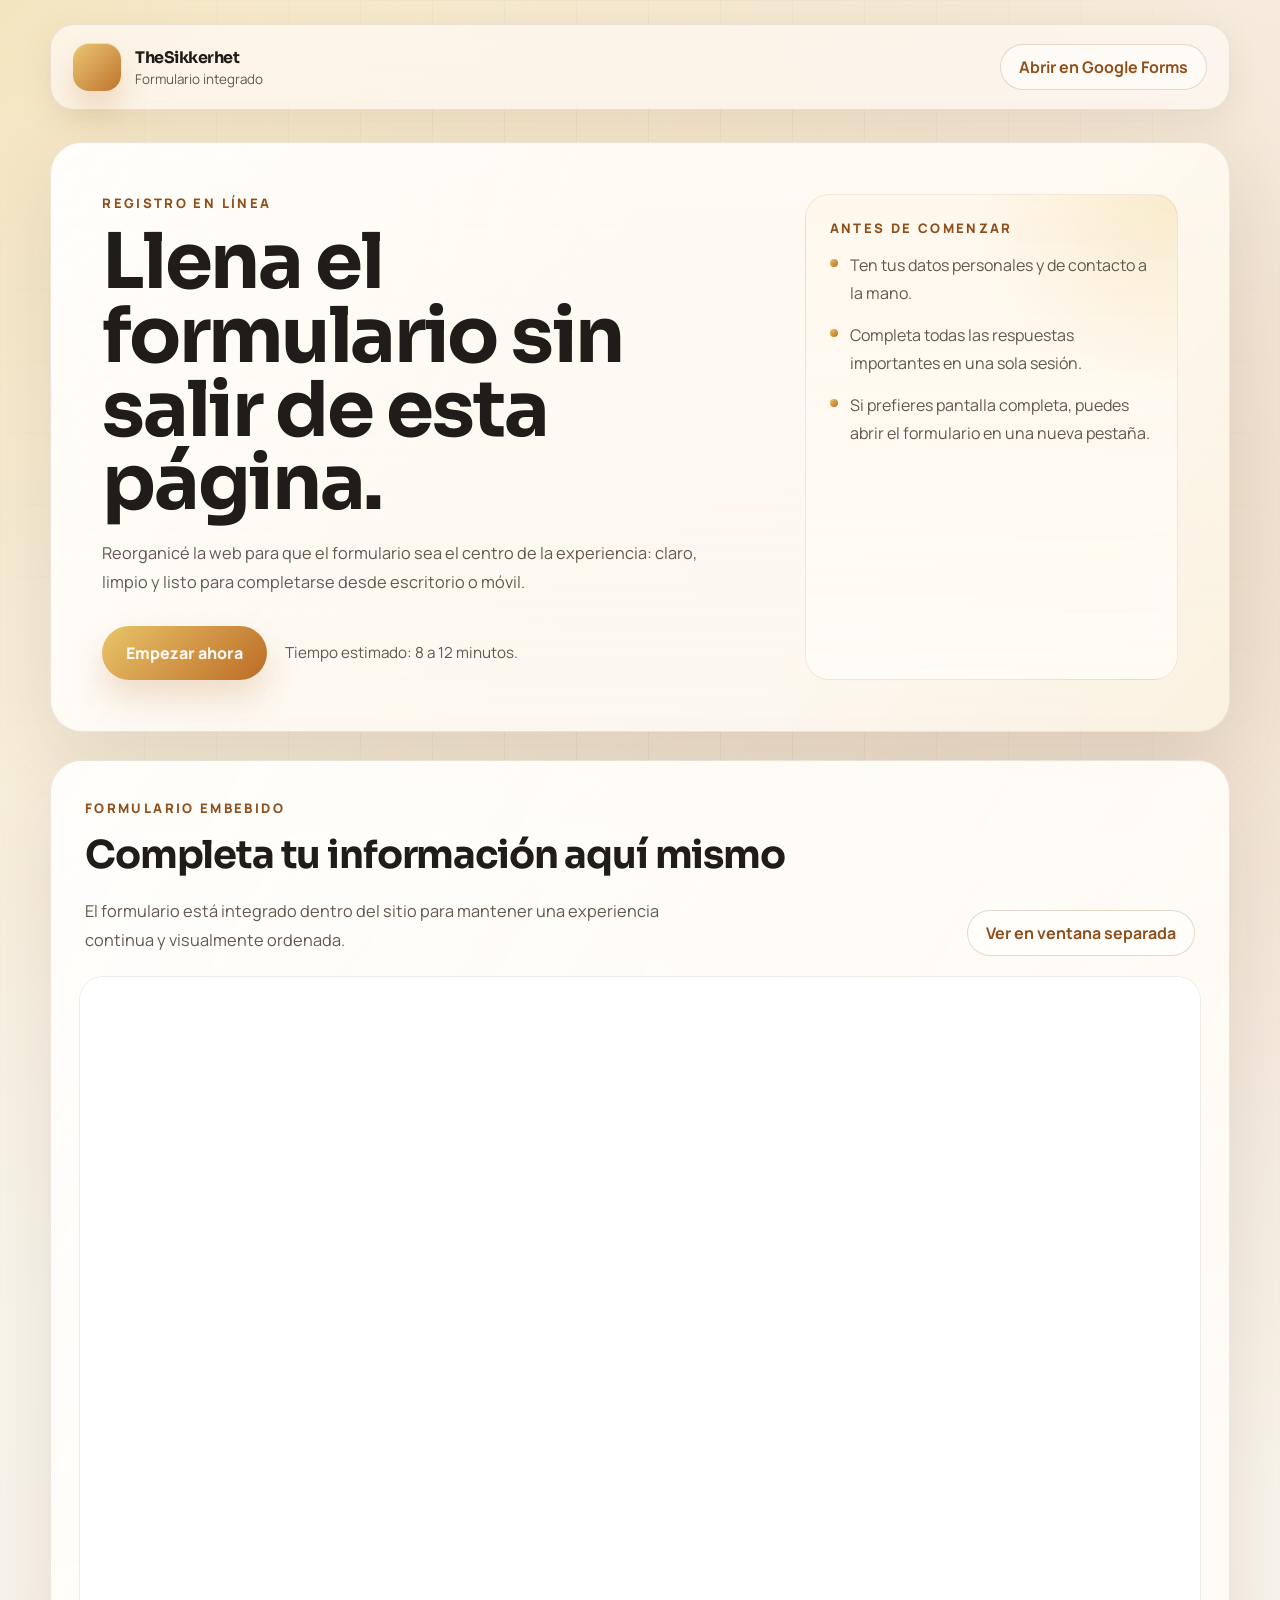
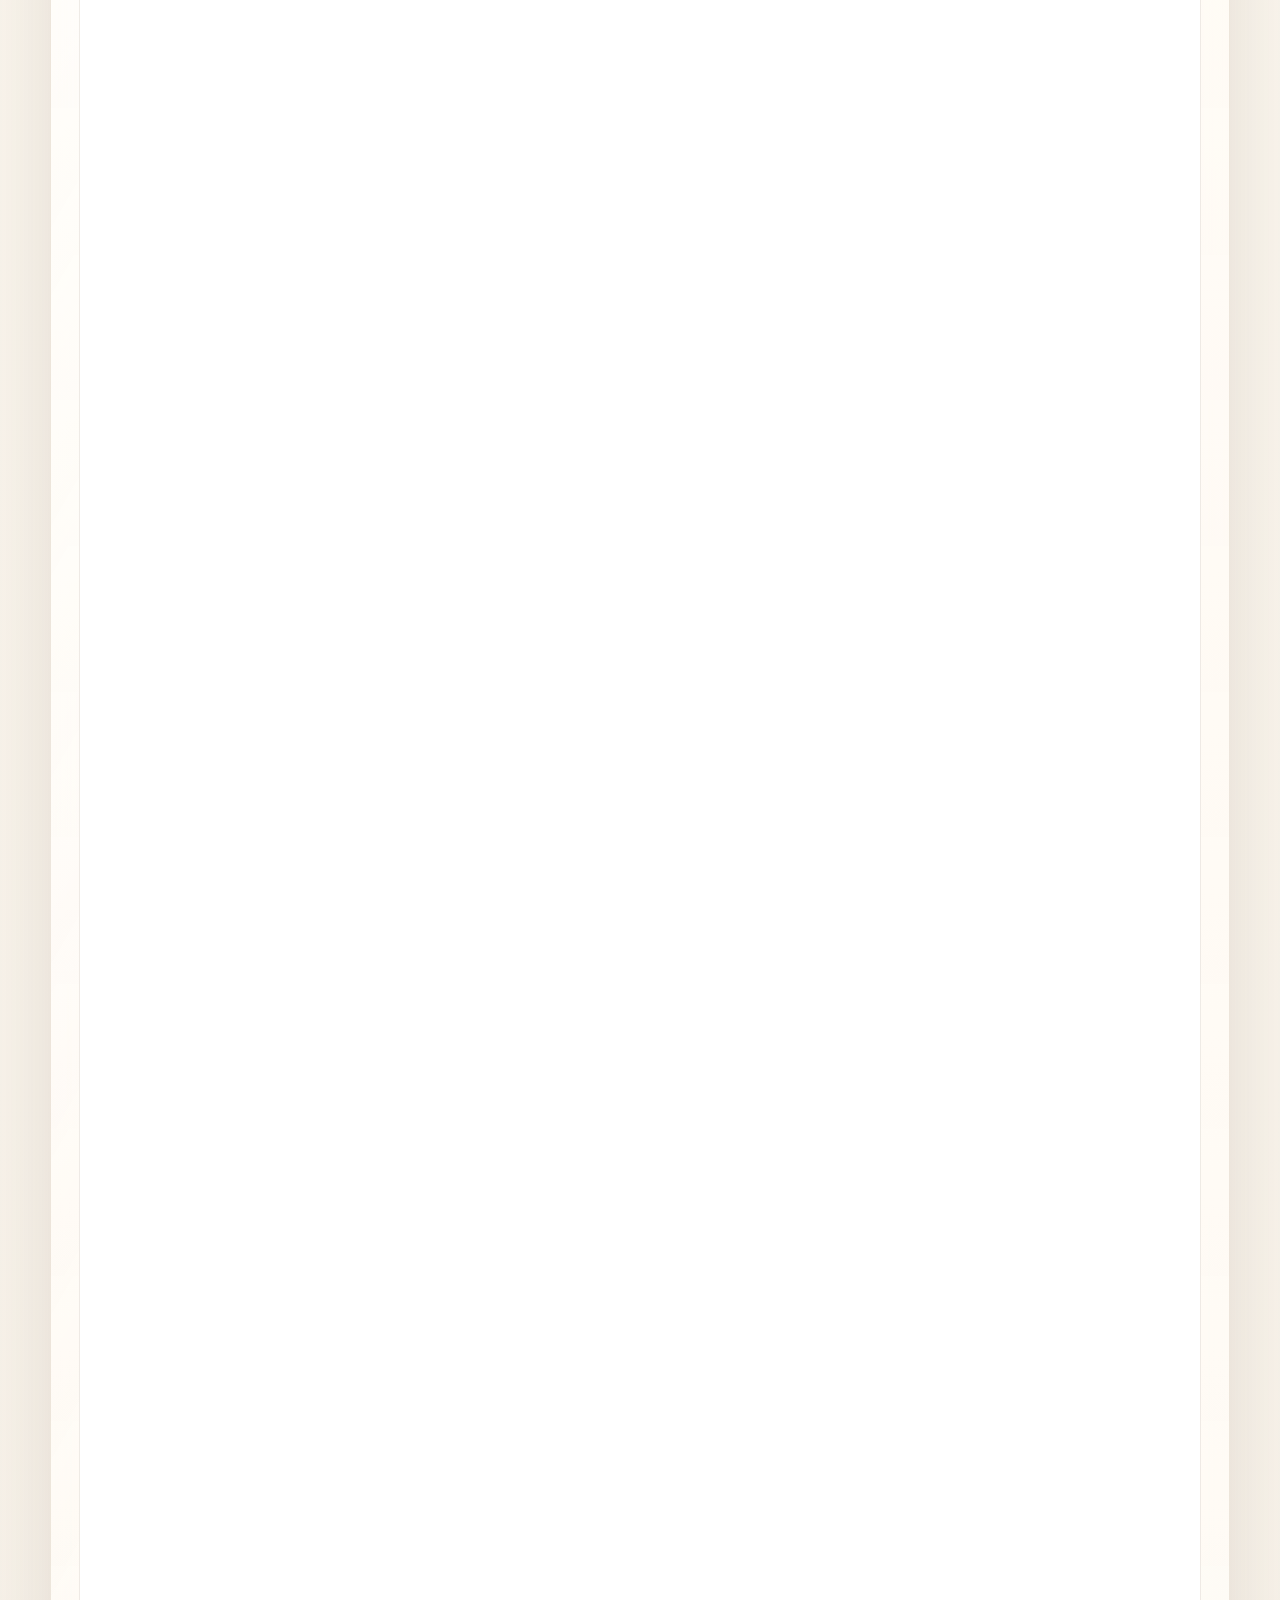
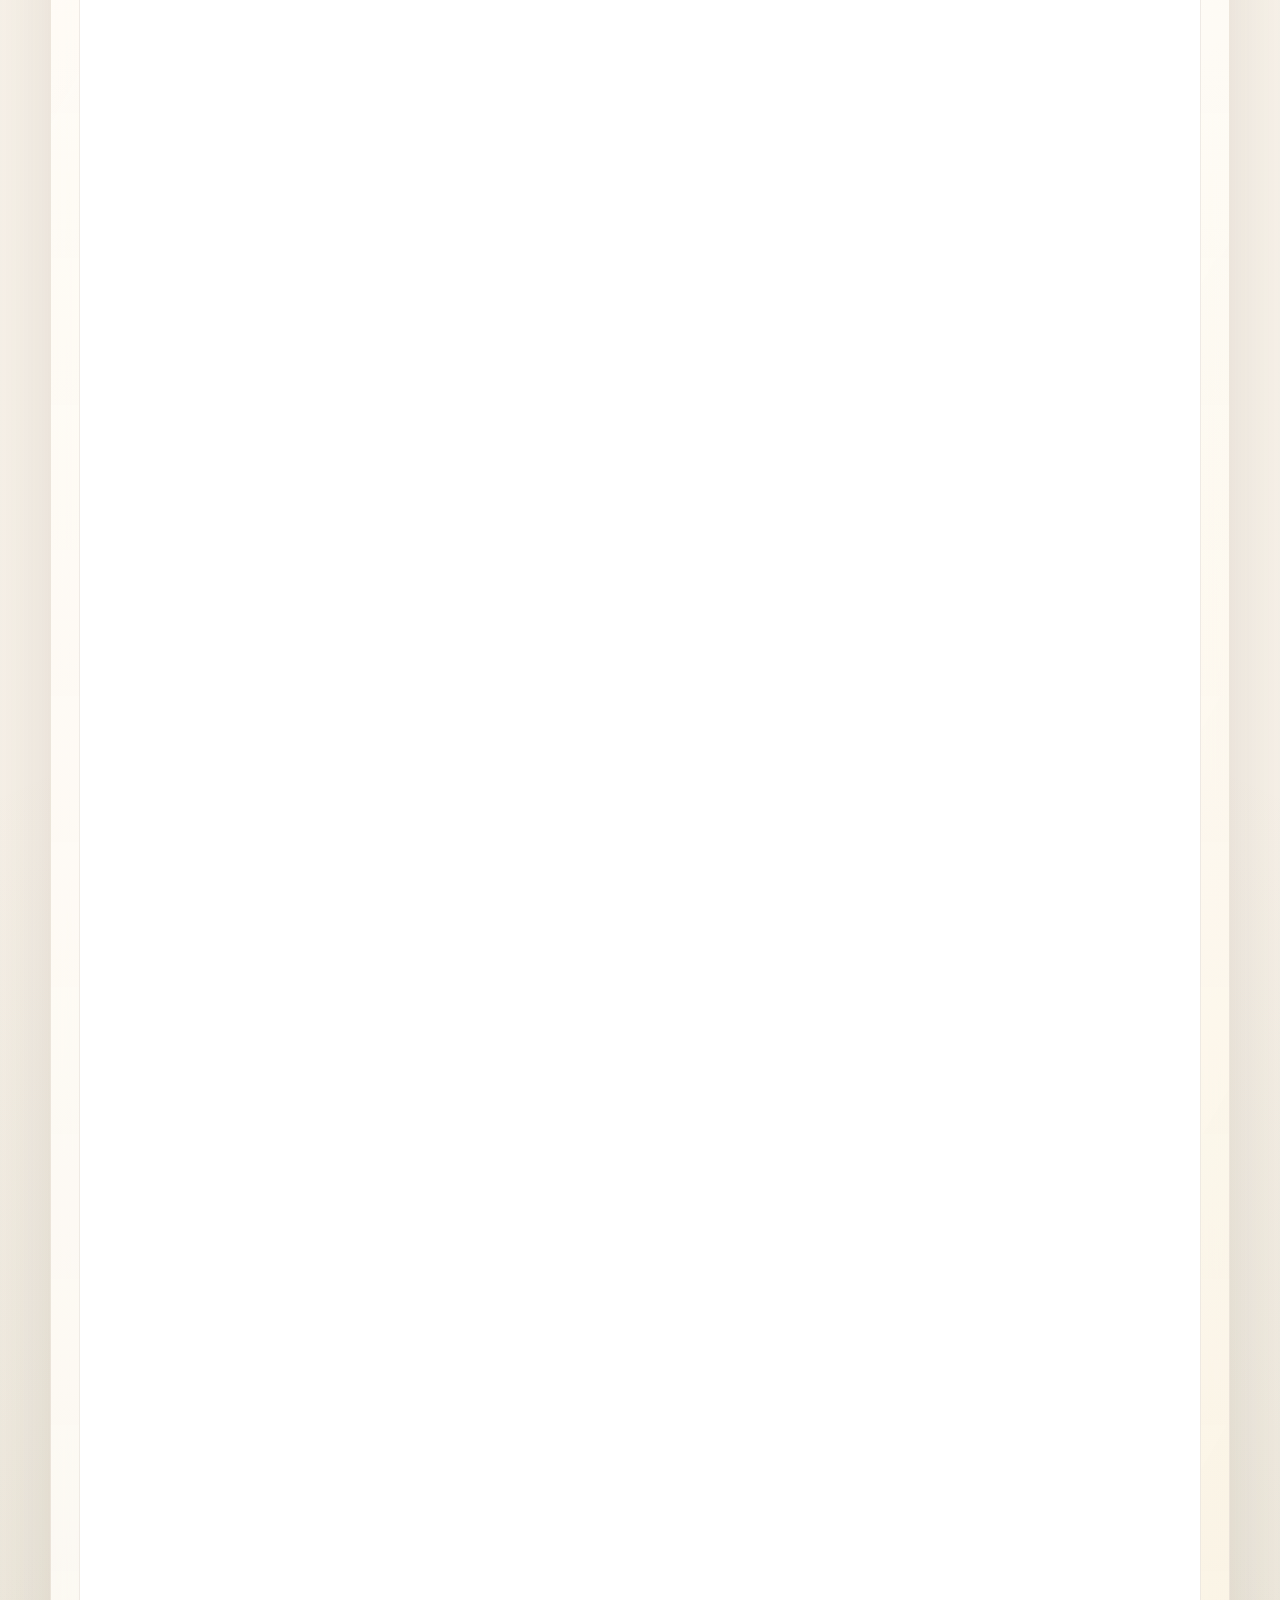
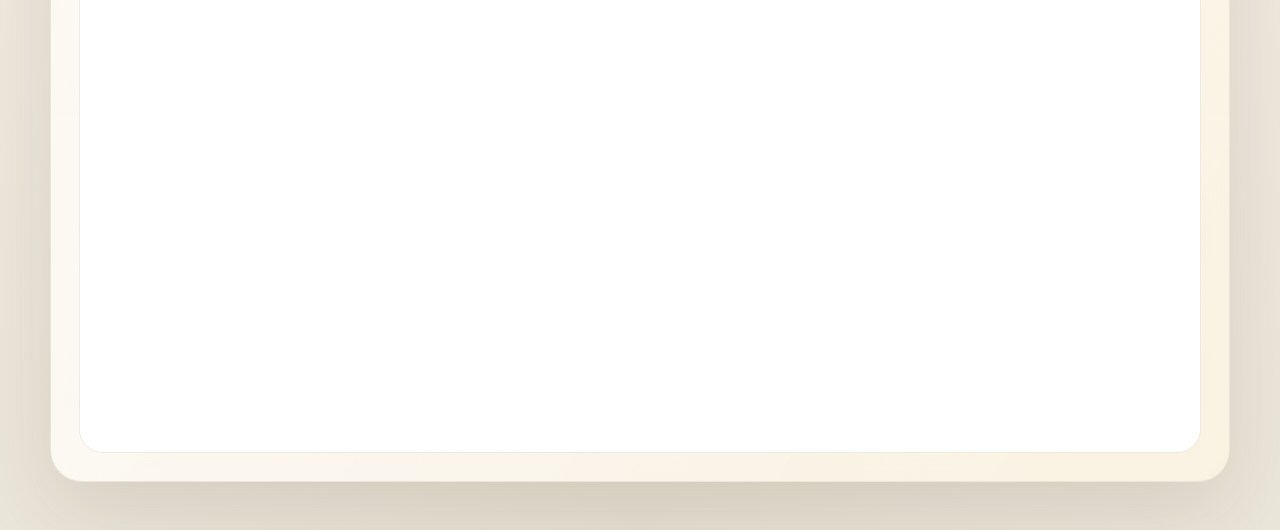
<file: index.html>
<!DOCTYPE html>
<html lang="es">
  <head>
    <meta charset="UTF-8" />
    <meta name="viewport" content="width=device-width, initial-scale=1.0" />
    <title>TheSikkerhet | Formulario</title>
    <meta
      name="description"
      content="Completa el formulario de TheSikkerhet desde una experiencia web limpia, integrada y optimizada para desktop y movil."
    />
    <link rel="preconnect" href="https://fonts.googleapis.com" />
    <link rel="preconnect" href="https://fonts.gstatic.com" crossorigin />
    <link
      href="https://fonts.googleapis.com/css2?family=Manrope:wght@400;500;600;700;800&family=Sora:wght@500;600;700;800&display=swap"
      rel="stylesheet"
    />
    <link rel="stylesheet" href="styles.css" />
  </head>
  <body>
    <div class="page-shell">
      <header class="topbar">
        <a class="brand" href="#formulario" aria-label="Ir al formulario">
          <span class="brand-mark" aria-hidden="true"></span>
          <span>
            <strong>TheSikkerhet</strong>
            <small>Formulario integrado</small>
          </span>
        </a>

        <a
          class="topbar-link"
          href="https://docs.google.com/forms/d/e/1FAIpQLSe9p1CczgKYE8mCvWtW8lhILn6Qh9-QKf2kCgdmaqMbkaNJzA/viewform"
          target="_blank"
          rel="noreferrer"
        >
          Abrir en Google Forms
        </a>
      </header>

      <main class="content-shell">
        <section class="intro-panel">
          <div class="intro-copy">
            <p class="eyebrow">Registro en l&iacute;nea</p>
            <h1>Llena el formulario sin salir de esta p&aacute;gina.</h1>
            <p class="lead">
              Reorganic&eacute; la web para que el formulario sea el centro de la experiencia: claro, limpio y listo
              para completarse desde escritorio o m&oacute;vil.
            </p>

            <div class="intro-actions">
              <a class="primary-button" href="#formulario">Empezar ahora</a>
              <p class="meta-note">Tiempo estimado: 8 a 12 minutos.</p>
            </div>
          </div>

          <aside class="info-card" aria-label="Indicaciones">
            <p class="card-kicker">Antes de comenzar</p>
            <ul class="info-list">
              <li>Ten tus datos personales y de contacto a la mano.</li>
              <li>Completa todas las respuestas importantes en una sola sesi&oacute;n.</li>
              <li>Si prefieres pantalla completa, puedes abrir el formulario en una nueva pesta&ntilde;a.</li>
            </ul>
          </aside>
        </section>

        <section class="form-panel" id="formulario">
          <div class="panel-header">
            <div>
              <p class="card-kicker">Formulario embebido</p>
              <h2>Completa tu informaci&oacute;n aqu&iacute; mismo</h2>
              <p class="panel-copy">
                El formulario est&aacute; integrado dentro del sitio para mantener una experiencia continua y visualmente
                ordenada.
              </p>
            </div>

            <a
              class="secondary-link"
              href="https://docs.google.com/forms/d/e/1FAIpQLSe9p1CczgKYE8mCvWtW8lhILn6Qh9-QKf2kCgdmaqMbkaNJzA/viewform"
              target="_blank"
              rel="noreferrer"
            >
              Ver en ventana separada
            </a>
          </div>

          <div class="form-frame-shell">
            <iframe
              class="form-frame"
              src="https://docs.google.com/forms/d/e/1FAIpQLSe9p1CczgKYE8mCvWtW8lhILn6Qh9-QKf2kCgdmaqMbkaNJzA/viewform?embedded=true"
              width="640"
              height="4275"
              frameborder="0"
              marginheight="0"
              marginwidth="0"
              loading="lazy"
              title="Formulario de TheSikkerhet"
            >
              Cargando...
            </iframe>
          </div>
        </section>
      </main>
    </div>
  </body>
</html>
</file>
<file: styles.css>
:root {
  color-scheme: light;
  --bg-1: #fbf7ef;
  --bg-2: #f5efe6;
  --surface: rgba(255, 252, 247, 0.82);
  --surface-strong: rgba(255, 251, 245, 0.94);
  --line: rgba(143, 116, 88, 0.16);
  --line-strong: rgba(160, 122, 90, 0.28);
  --text-main: #1f1c19;
  --text-muted: #63584d;
  --accent: #bc6c25;
  --accent-soft: #e9c46a;
  --accent-deep: #8f4f1b;
  --shadow: 0 28px 80px rgba(72, 53, 35, 0.12);
}

* {
  box-sizing: border-box;
}

html {
  scroll-behavior: smooth;
}

body {
  margin: 0;
  min-height: 100vh;
  font-family: "Manrope", sans-serif;
  color: var(--text-main);
  background:
    radial-gradient(circle at top left, rgba(233, 196, 106, 0.35), transparent 24%),
    radial-gradient(circle at 85% 10%, rgba(188, 108, 37, 0.18), transparent 20%),
    radial-gradient(circle at 50% 100%, rgba(96, 108, 56, 0.12), transparent 28%),
    linear-gradient(180deg, var(--bg-1) 0%, var(--bg-2) 100%);
}

body::before {
  position: fixed;
  inset: 0;
  content: "";
  pointer-events: none;
  background-image:
    linear-gradient(rgba(95, 80, 64, 0.05) 1px, transparent 1px),
    linear-gradient(90deg, rgba(95, 80, 64, 0.05) 1px, transparent 1px);
  background-size: 72px 72px;
  mask-image: radial-gradient(circle at center, black 42%, transparent 92%);
}

a {
  color: inherit;
  text-decoration: none;
}

.page-shell {
  position: relative;
  z-index: 1;
  width: min(1180px, calc(100% - 32px));
  margin: 0 auto;
  padding: 24px 0 48px;
}

.topbar {
  display: flex;
  align-items: center;
  justify-content: space-between;
  gap: 16px;
  margin-bottom: 32px;
  padding: 18px 22px;
  border: 1px solid var(--line);
  border-radius: 24px;
  background: rgba(255, 250, 244, 0.72);
  backdrop-filter: blur(18px);
  box-shadow: 0 10px 34px rgba(72, 53, 35, 0.08);
}

.brand {
  display: inline-flex;
  align-items: center;
  gap: 14px;
}

.brand-mark {
  height: 48px;
  width: 48px;
  border-radius: 16px;
  background:
    linear-gradient(135deg, rgba(233, 196, 106, 0.95), rgba(188, 108, 37, 0.95));
  box-shadow:
    inset 0 1px 0 rgba(255, 255, 255, 0.55),
    0 18px 30px rgba(188, 108, 37, 0.22);
}

.brand strong,
.intro-copy h1,
.panel-header h2 {
  display: block;
  font-family: "Sora", sans-serif;
  letter-spacing: -0.03em;
}

.brand strong {
  font-size: 1rem;
}

.brand small {
  display: block;
  margin-top: 2px;
  color: var(--text-muted);
  font-size: 0.84rem;
}

.topbar-link,
.secondary-link {
  display: inline-flex;
  align-items: center;
  justify-content: center;
  min-height: 46px;
  padding: 0 18px;
  border: 1px solid var(--line-strong);
  border-radius: 999px;
  background: rgba(255, 255, 255, 0.56);
  color: var(--accent-deep);
  font-weight: 700;
  transition:
    transform 180ms ease,
    border-color 180ms ease,
    background-color 180ms ease;
}

.topbar-link:hover,
.secondary-link:hover,
.primary-button:hover {
  transform: translateY(-1px);
}

.content-shell {
  display: grid;
  gap: 28px;
}

.intro-panel,
.form-panel {
  position: relative;
  overflow: hidden;
  border: 1px solid var(--line);
  border-radius: 32px;
  background: linear-gradient(180deg, var(--surface-strong), var(--surface));
  backdrop-filter: blur(22px);
  box-shadow: var(--shadow);
}

.intro-panel::after,
.form-panel::after {
  position: absolute;
  inset: 0;
  content: "";
  pointer-events: none;
  background: linear-gradient(120deg, rgba(255, 255, 255, 0.65), transparent 40%, transparent 68%, rgba(233, 196, 106, 0.12));
}

.intro-panel {
  display: grid;
  grid-template-columns: minmax(0, 1.45fr) minmax(280px, 0.8fr);
  gap: 26px;
  padding: clamp(28px, 4vw, 52px);
}

.intro-copy,
.info-card,
.panel-header,
.form-frame-shell {
  position: relative;
  z-index: 1;
}

.eyebrow,
.card-kicker {
  margin: 0 0 14px;
  color: var(--accent-deep);
  font-size: 0.82rem;
  font-weight: 800;
  letter-spacing: 0.18em;
  text-transform: uppercase;
}

.intro-copy h1 {
  margin: 0;
  max-width: 10ch;
  font-size: clamp(2.6rem, 6vw, 5.1rem);
  line-height: 0.96;
}

.lead,
.panel-copy {
  margin: 18px 0 0;
  max-width: 62ch;
  color: var(--text-muted);
  font-size: 1.02rem;
  line-height: 1.8;
}

.intro-actions {
  display: flex;
  flex-wrap: wrap;
  align-items: center;
  gap: 16px 18px;
  margin-top: 28px;
}

.primary-button {
  display: inline-flex;
  align-items: center;
  justify-content: center;
  min-height: 54px;
  padding: 0 24px;
  border-radius: 999px;
  background: linear-gradient(135deg, var(--accent-soft), var(--accent));
  color: #fffaf4;
  font-weight: 800;
  box-shadow: 0 18px 34px rgba(188, 108, 37, 0.22);
  transition: transform 180ms ease, box-shadow 180ms ease;
}

.meta-note {
  margin: 0;
  color: var(--text-muted);
  font-size: 0.95rem;
}

.info-card {
  align-self: stretch;
  padding: 24px;
  border: 1px solid rgba(188, 108, 37, 0.14);
  border-radius: 24px;
  background:
    radial-gradient(circle at top right, rgba(233, 196, 106, 0.25), transparent 34%),
    linear-gradient(180deg, rgba(255, 248, 237, 0.96), rgba(255, 252, 247, 0.86));
}

.info-list {
  margin: 0;
  padding: 0;
  list-style: none;
}

.info-list li {
  position: relative;
  padding-left: 20px;
  color: var(--text-muted);
  line-height: 1.75;
}

.info-list li + li {
  margin-top: 14px;
}

.info-list li::before {
  position: absolute;
  left: 0;
  top: 0.72em;
  height: 8px;
  width: 8px;
  border-radius: 999px;
  content: "";
  background: linear-gradient(135deg, var(--accent-soft), var(--accent));
  transform: translateY(-50%);
}

.form-panel {
  padding: clamp(18px, 3vw, 28px);
}

.panel-header {
  display: flex;
  align-items: flex-end;
  justify-content: space-between;
  gap: 18px;
  margin-bottom: 20px;
  padding: 10px 6px 0;
}

.panel-header h2 {
  margin: 0;
  font-size: clamp(1.7rem, 3vw, 2.6rem);
}

.form-frame-shell {
  overflow: hidden;
  border: 1px solid rgba(143, 116, 88, 0.14);
  border-radius: 24px;
  background: rgba(255, 255, 255, 0.72);
  box-shadow: inset 0 1px 0 rgba(255, 255, 255, 0.62);
}

.form-frame {
  display: block;
  width: 100%;
  height: 4275px;
  border: 0;
  background: #fff;
}

@media (max-width: 960px) {
  .intro-panel {
    grid-template-columns: 1fr;
  }

  .panel-header {
    align-items: flex-start;
    flex-direction: column;
  }
}

@media (max-width: 720px) {
  body::before {
    background-size: 48px 48px;
  }

  .page-shell {
    width: min(calc(100% - 20px), 1180px);
    padding-top: 12px;
  }

  .topbar {
    flex-direction: column;
    align-items: stretch;
    padding: 16px;
    border-radius: 22px;
  }

  .topbar-link,
  .secondary-link,
  .primary-button {
    width: 100%;
  }

  .intro-panel,
  .form-panel {
    border-radius: 26px;
  }

  .intro-copy h1 {
    max-width: 12ch;
    font-size: clamp(2.2rem, 11vw, 3.4rem);
  }

  .form-frame-shell {
    border-radius: 20px;
  }

  .form-frame {
    height: 4700px;
  }
}
</file>
